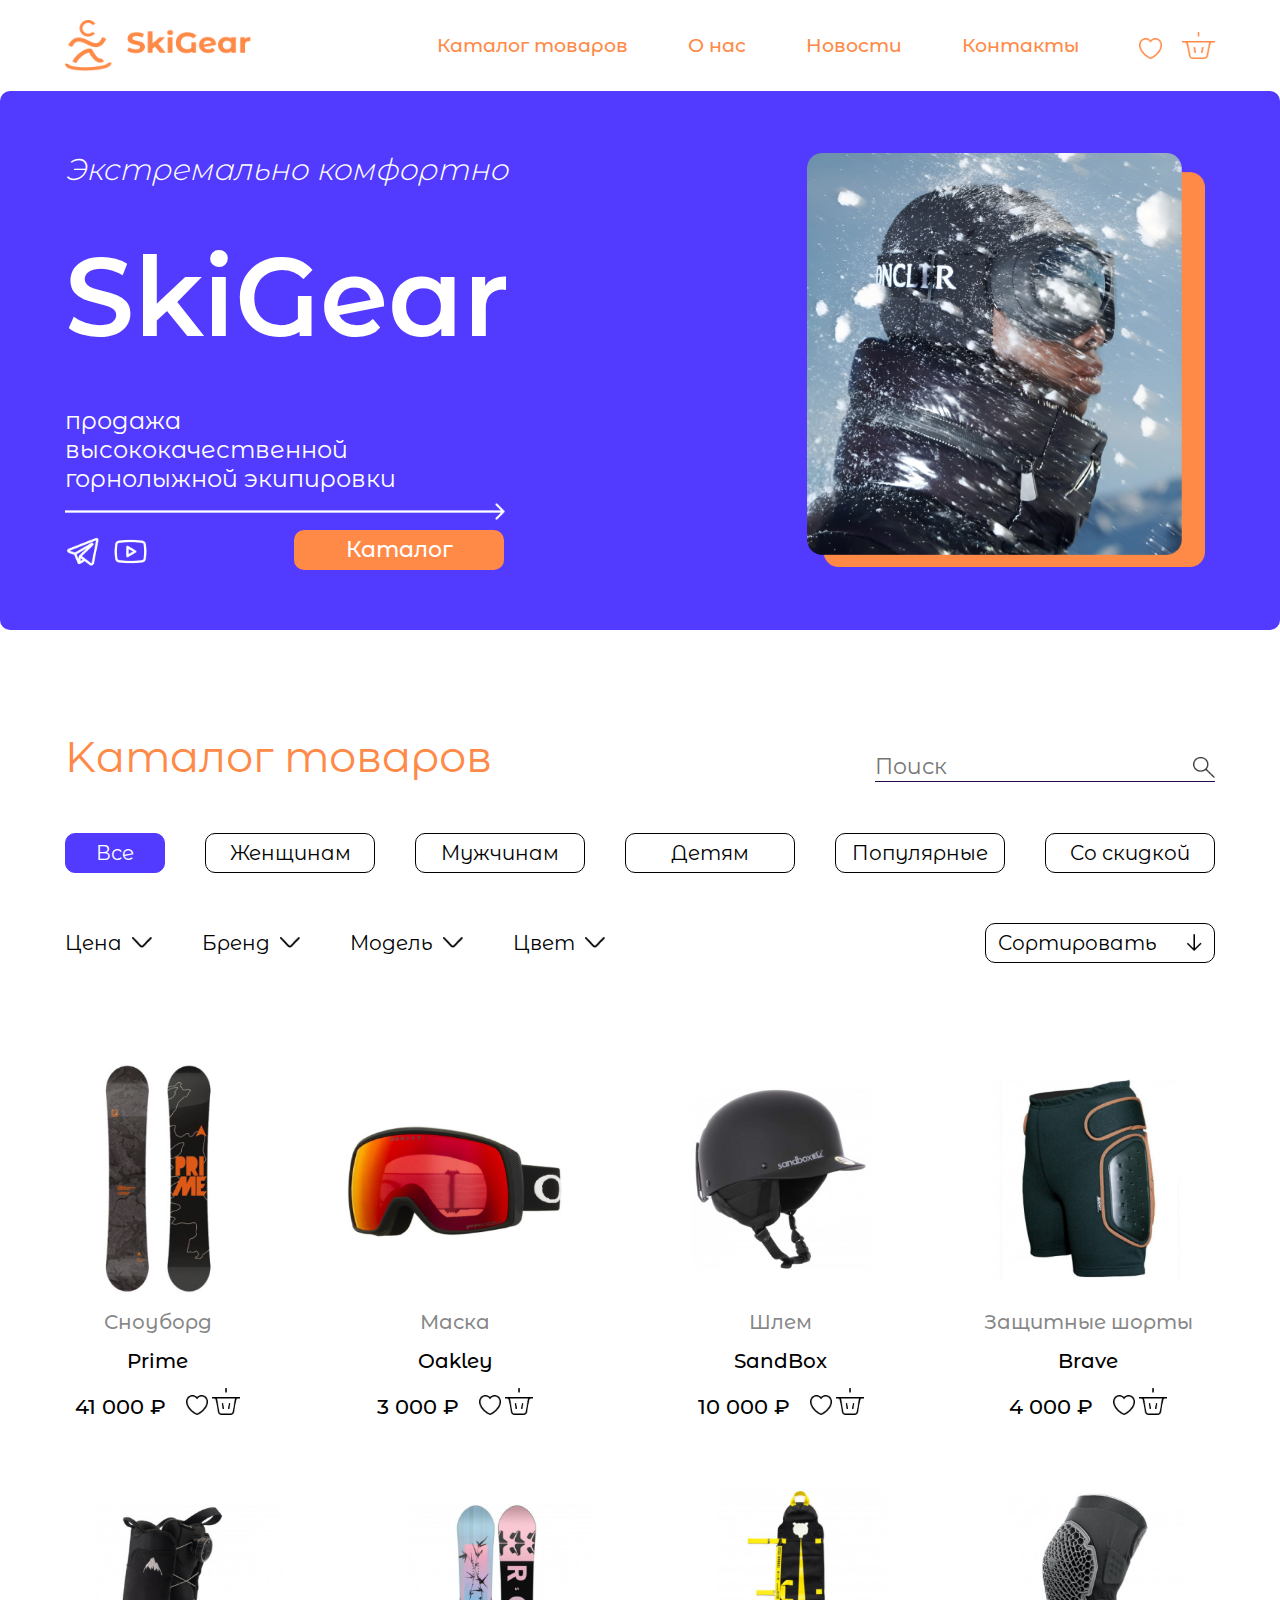
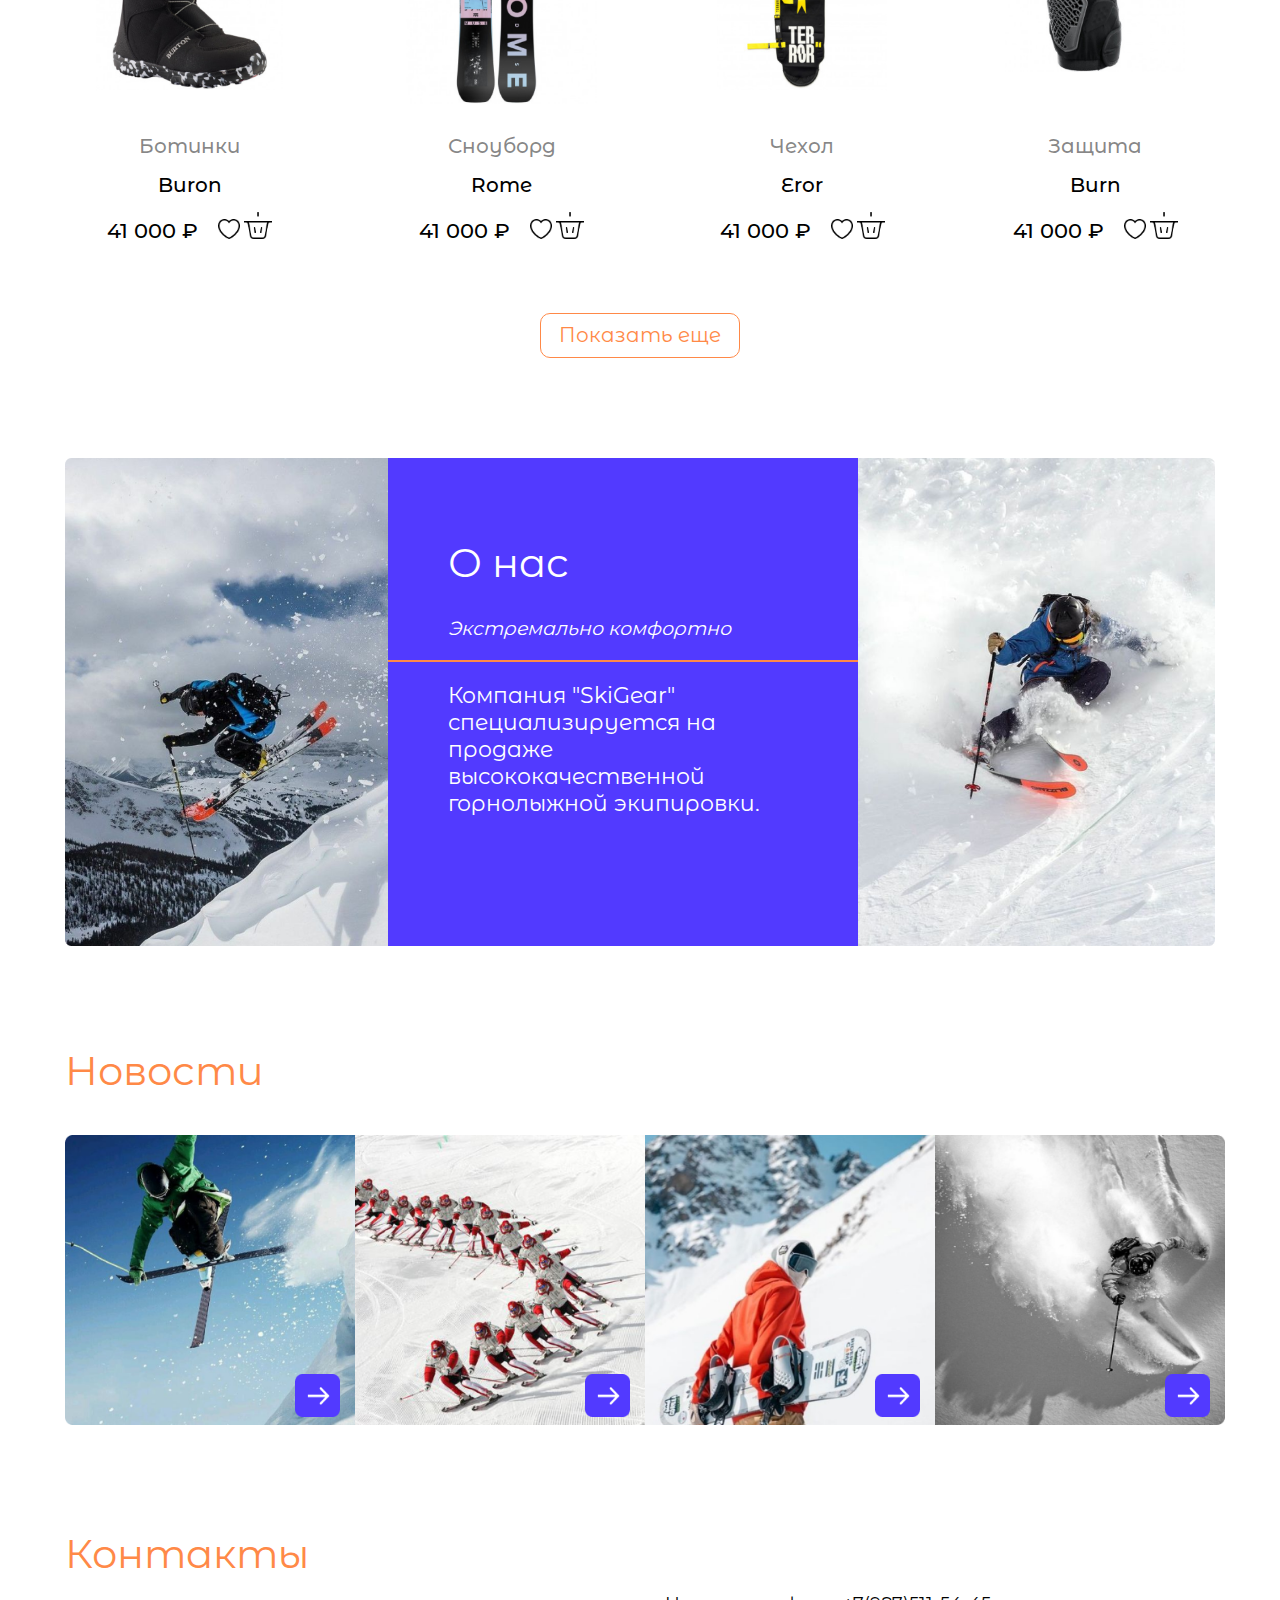
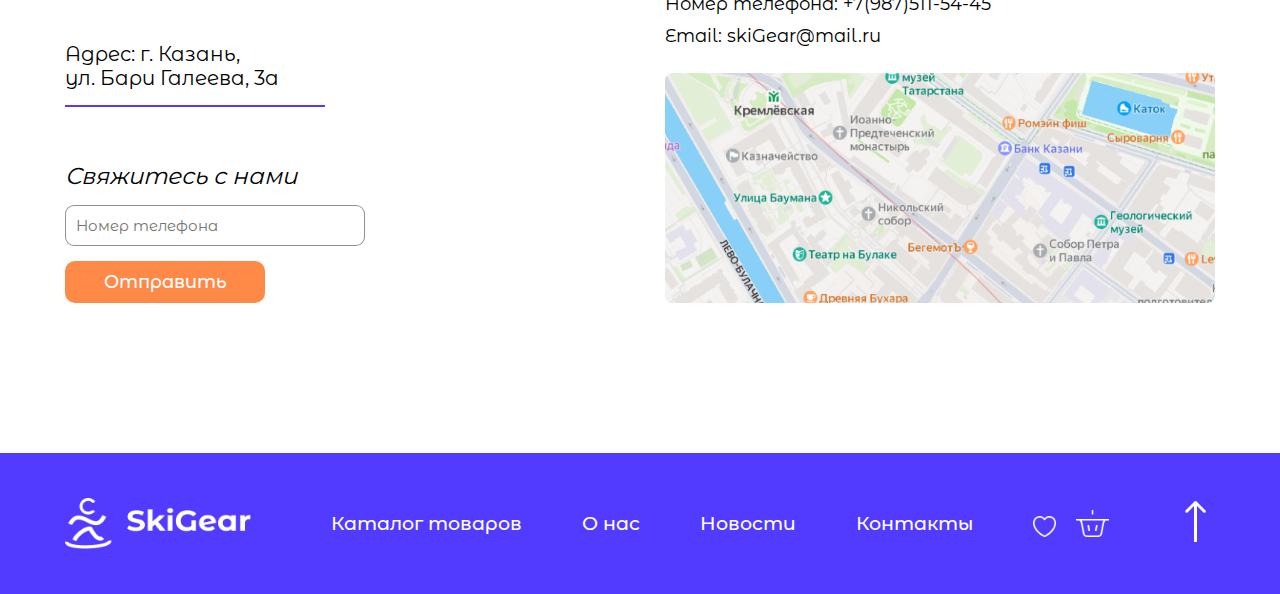
<file: index.html>
<!DOCTYPE html>
<html lang="ru">

<head>
    <meta charset="UTF-8">
    <meta name="viewport" content="width=device-width, initial-scale=1.0">
    <link rel="stylesheet" href="assets/css/style.css">
    <title>SkiGear</title>
</head>

<body>
    <header>
        <div class="content">
            <div class="head">
                <img src="assets/header/Group 3.png" alt="#">
                <div class="head-text">
                    <input type="checkbox" id="burger">
                    <label for="burger"></label>
                    <div class="menu">
                        <nav>
                            <a href="#catalog" class="nav_a">Каталог товаров</a>
                            <a href="#about-us" class="nav_a">О нас</a>
                            <a href="#news" class="nav_a">Новости</a>
                            <a href="#contacts" class="nav_a">Контакты</a>
                        </nav>
                    </div>
                    <div class="head-text-media">
                        <img class="heart" src="assets/header/Vector.png" alt="#">
                        <img src="assets/header/Vector2.png" alt="#">
                    </div>
                </div>
            </div>
        </div>
    </header>



    <div class="banner">
        <div class="content">
            <div class="banner-block">
                <div class="banner-block-text">
                    <p class="italic">Экстремально комфортно</p>
                    <h1>SkiGear</h1>
                    <div class="banner-block-text-one">
                        <p>продажа высококачественной
                            горнолыжной экипировки</p>
                        <img class="arrow" src="assets/banner/Arrow 1.png" alt="#">
                        <div class="banner-block-text-btn">
                            <div class="banner-block-text-media">
                                <img src="assets/banner/basil_telegram-outline.png" alt="#">
                                <img src="assets/banner/basil_youtube-outline.png" alt="#">
                            </div>
                            <a href="#catalog">Каталог</a>
                        </div>
                    </div>
                </div>
                <div class="item">
                    <div class="about__img">
                        <img src="assets/banner/Group 23.png" alt="#">
                    </div>
                </div>
            </div>
        </div>
    </div>




    <div id="catalog" class="catalog">
        <div class="content">
            <div class="catalog-block">
                <div class="catalog-head">
                    <h2>Kаталог товаров</h2>
                    <div class="catalog-head-search">
                        <input type="text" placeholder="Поиск">
                        <img src="assets/catalog/search.png" alt="#">
                    </div>
                </div>

                <div class="catalog-categories">
                    <a class="purple" href="#">Все</a>
                    <a href="#">Женщинам</a>
                    <a href="#">Мужчинам</a>
                    <a href="#">Детям</a>
                    <a class="big" href="#">Популярные</a>
                    <a class="big" href="#">Со скидкой</a>
                </div>

                <div class="catalog-filter">
                    <div class="catalog-filter-arrow">
                        <div class="catalog-filter-arrow-1">
                            <a href="#">Цeна</a>
                            <img src="assets/catalog/Vector3.png" alt="#">
                        </div>
                        <div class="catalog-filter-arrow-1">
                            <a href="#">Брeнд</a>
                            <img src="assets/catalog/Vector3.png" alt="#">
                        </div>
                        <div class="catalog-filter-arrow-1">
                            <a href="#">Модeль</a>
                            <img src="assets/catalog/Vector3.png" alt="#">
                        </div>
                        <div class="catalog-filter-arrow-1">
                            <a href="#">Цвeт</a>
                            <img src="assets/catalog/Vector3.png" alt="#">
                        </div>
                    </div>

                    <div class="catalog-title-btn">
                        <a href="#">Сортировать</a>
                        <img src="assets/catalog/Vector4.png" alt="#">
                    </div>
                </div>


                <div class="tovar-content">
                    <div class="tovar-cards">
                        <div class="tovar-card">
                            <img src="assets/catalog/image 3.png" alt="#">
                            <p class="light">Сноуборд</p>
                            <p>Prime</p>
                            <div class="tovar-price">
                                <p>41 000 ₽</p>
                                <div class="tovar-btn">
                                    <img class="heart" src="assets/catalog/Vector.png" alt="#">
                                    <img src="assets/catalog/Vector2.png" alt="#">
                                </div>
                            </div>
                        </div>
                        <div class="tovar-card">
                            <img src="assets/catalog/Group 10.png" alt="#">
                            <p class="light">Маска</p>
                            <a class="oakley" href="tovar-card.html">Oakley</a>
                            <div class="tovar-price">
                                <p>3 000 ₽</p>
                                <div class="tovar-btn">
                                    <img class="heart" src="assets/catalog/Vector.png" alt="#">
                                    <img src="assets/catalog/Vector2.png" alt="#">
                                </div>
                            </div>
                        </div>
                        <div class="tovar-card">
                            <img src="assets/catalog/Group 11.png" alt="#">
                            <p class="light">Шлeм</p>
                            <p>SandBox</p>
                            <div class="tovar-price">
                                <p>10 000 ₽</p>
                                <div class="tovar-btn">
                                    <img class="heart" src="assets/catalog/Vector.png" alt="#">
                                    <img src="assets/catalog/Vector2.png" alt="#">
                                </div>
                            </div>
                        </div>
                        <div class="tovar-card">
                            <img src="assets/catalog/Group 12.png" alt="#">
                            <p class="light">Защитныe шорты</p>
                            <p>Brave</p>
                            <div class="tovar-price">
                                <p>4 000 ₽</p>
                                <div class="tovar-btn">
                                    <img class="heart" src="assets/catalog/Vector.png" alt="#">
                                    <img src="assets/catalog/Vector2.png" alt="#">
                                </div>
                            </div>
                        </div>
                    </div>
                    <div class="tovar-cards">
                        <div class="tovar-card">
                            <img src="assets/catalog/Group 13.png" alt="#">
                            <p class="light">Ботинки</p>
                            <p>Buron</p>
                            <div class="tovar-price">
                                <p>41 000 ₽</p>
                                <div class="tovar-btn">
                                    <img class="heart" src="assets/catalog/Vector.png" alt="#">
                                    <img src="assets/catalog/Vector2.png" alt="#">
                                </div>
                            </div>
                        </div>
                        <div class="tovar-card">
                            <img src="assets/catalog/Group 16.png" alt="#">
                            <p class="light">Сноуборд</p>
                            <p>Rome</p>
                            <div class="tovar-price">
                                <p>41 000 ₽</p>
                                <div class="tovar-btn">
                                    <img class="heart" src="assets/catalog/Vector.png" alt="#">
                                    <img src="assets/catalog/Vector2.png" alt="#">
                                </div>
                            </div>
                        </div>
                        <div class="tovar-card">
                            <img src="assets/catalog/Group 14.png" alt="#">
                            <p class="light">Чeхол</p>
                            <p>Eror</p>
                            <div class="tovar-price">
                                <p>41 000 ₽</p>
                                <div class="tovar-btn">
                                    <img class="heart" src="assets/catalog/Vector.png" alt="#">
                                    <img src="assets/catalog/Vector2.png" alt="#">
                                </div>
                            </div>
                        </div>
                        <div class="tovar-card">
                            <img src="assets/catalog/Group 15.png" alt="#">
                            <p class="light">Защита</p>
                            <p>Burn</p>
                            <div class="tovar-price">
                                <p>41 000 ₽</p>
                                <div class="tovar-btn">
                                    <img class="heart" src="assets/catalog/Vector.png" alt="#">
                                    <img src="assets/catalog/Vector2.png" alt="#">
                                </div>
                            </div>
                        </div>
                    </div>
                    <a class="else" href="#">Показать еще</a>
                </div>
            </div>
        </div>
    </div>




    <div id="about-us" class="about-us">
        <div class="content">
            <div class="about-block">
                <img src="assets/about-us/image 18.png" alt="#">
                <div class="about-text">
                    <h2>О нас</h2>
                    <p class="eks">Экстремально комфортно</p>
                    <img src="assets/about-us/Line 7.png" alt="#">
                    <p>Компания "SkiGear" специализируется
                        на продаже высококачественной
                        горнолыжной экипировки.</p>
                </div>
                <img class="ski" src="assets/about-us/image 17.png" alt="#">
            </div>
        </div>
    </div>




    <div id="news" class="news">
        <div class="content">
            <div class="news-block">
                <h2>Новости</h2>
                <div class="news-info">
                    <div class="news-info-card">
                        <img src="assets/news/image 19.png" alt="#">
                        <div class="news-af">
                            <img src="assets/news/Group 34.png" alt="#">
                        </div>
                    </div>

                    <div class="news-info-card">
                        <img src="assets/news/image 23.png" alt="#">
                        <div class="news-af">
                            <img src="assets/news/Group 34.png" alt="#">
                        </div>
                    </div>

                    <div class="news-info-card">
                        <img src="assets/news/image 21.png" alt="#">
                        <div class="news-af">
                            <img src="assets/news/Group 34.png" alt="#">
                        </div>
                    </div>

                    <div class="news-info-card">
                        <img src="assets/news/image 22.png" alt="#">
                        <div class="news-af">
                            <img src="assets/news/Group 34.png" alt="#">
                        </div>
                    </div>
                </div>
            </div>
        </div>
    </div>



    <div id="contacts" class="contacts">
        <div class="content">
            <div class="contacts-block">
                <h2>Контакты</h2>
                <div class="contacts-info">
                    <div class="contacts-info-card">
                        <p>Адрeс: г. Казань,<br> ул. Бари Галeeва, 3а </p>
                        <img src="assets/contacts/Line 8.png" alt="#">
                        <div class="forma">
                            <p>Свяжитeсь с нами</p>
                            <input type="text" placeholder="Номeр тeлeфона">
                            <button>Отправить</button>
                        </div>
                    </div>
                    <div class="contacts-info-card2">
                        <p>Номeр тeлeфона: +7(987)511-54-45

                            Email: skiGear@mail.ru</p>
                        <img src="assets/contacts/image 24.png" alt="#">
                    </div>
                </div>
            </div>
        </div>
    </div>



    <footer>
        <div class="content">
            <div class="footer-info">
                <img class="logo" src="assets/footer/Group 7.png" alt="#">
                <div class="head-text fot">
                    <a href="#">Каталог товаров</a>
                    <a href="#">О нас</a>
                    <a href="#news">Новости</a>
                    <a href="#">Контакты</a>
                    <div class="head-text-media">
                        <img class="heart" src="assets/footer/Vector.png" alt="#">
                        <img src="assets/footer/Vector2.png" alt="#">
                    </div>
                </div>
                <a href="#"><img class="up" src="assets/footer/Arrow 6.png" alt="#"></a>

            </div>
        </div>
    </footer>
</body>

</html>
</file>
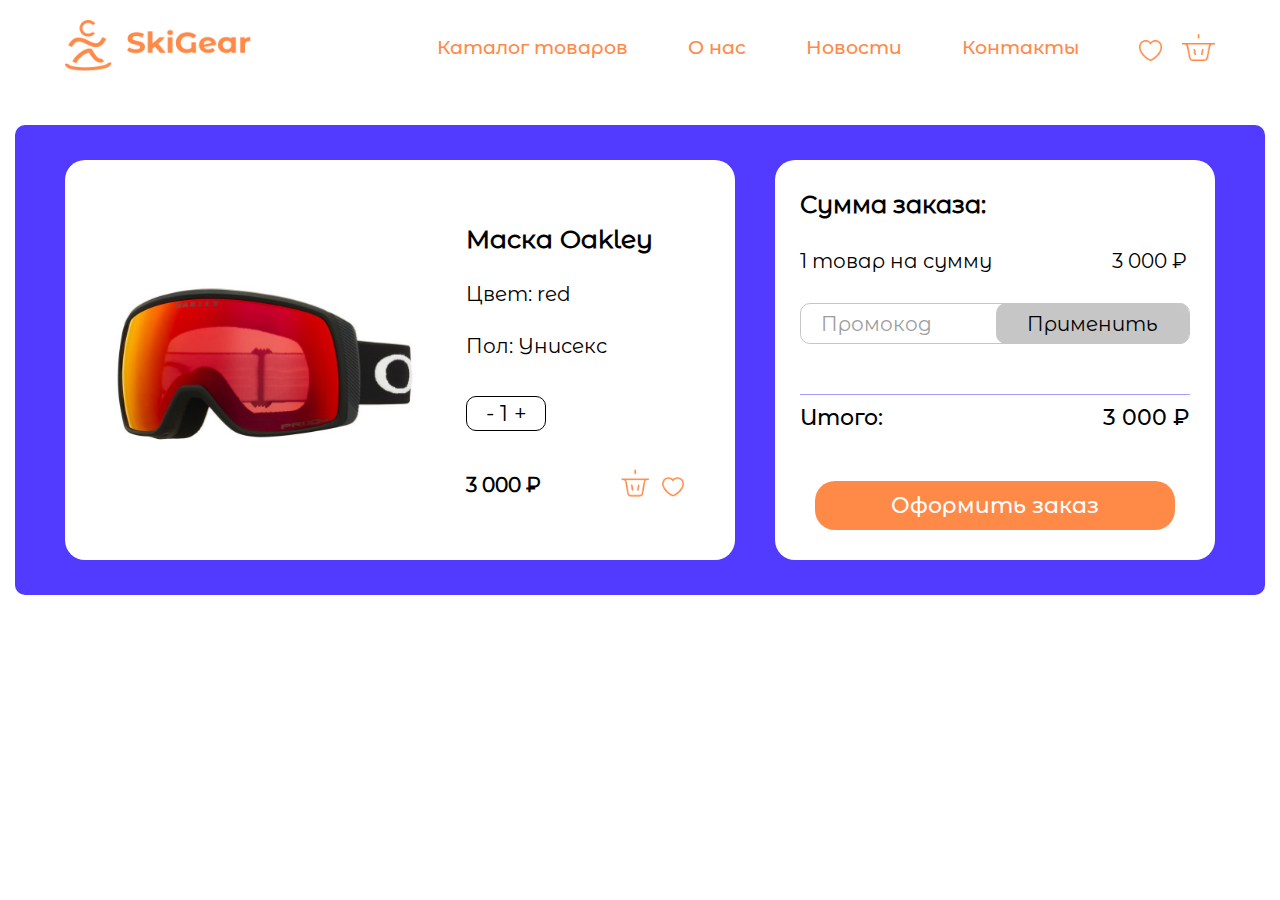
<file: korzina.html>
<!DOCTYPE html>
<html lang="en">

<head>
    <meta charset="UTF-8">
    <meta name="viewport" content="width=device-width, initial-scale=1.0">
    <link rel="stylesheet" href="assets/css/style.css">
    <title>SkiGear</title>
</head>

<body>
    <header>
        <div class="content">
            <div class="head">
                <a href="index.html"><img src="assets/header/Group 3.png" alt="#"></a>
                <div class="head-text">
                    <input type="checkbox" id="burger">
                    <label for="burger"></label>
                    <div class="menu">
                        <nav>
                            <a href="#catalog" class="nav_a">Каталог товаров</a>
                            <a href="#about-us" class="nav_a">О нас</a>
                            <a href="#news" class="nav_a">Новости</a>
                            <a href="#contacts" class="nav_a">Контакты</a>
                        </nav>
                    </div>
                    <div class="head-text-media">
                        <img class="heart" src="assets/header/Vector.png" alt="#">
                        <img src="assets/header/Vector2.png" alt="#">
                    </div>
                </div>
            </div>
        </div>
    </header>


    <div class="korzina">
        <div class="content">
            <div class="korzina-block">
                <div class="korzina-card-1">
                    <img src="assets/korzina/image 25.png" alt="#">
                    <div class="korzina-card-1-text">
                        <h3>Маска Oakley</h3>
                        <p>Цвет: red</p>
                        <p>Пол: Унисeкс </p>
                        <a href="#">- 1 +</a>
                        <div class="price">
                            <p>3 000 ₽</p>
                            <!-- Привeт зарина мандарина -->
                            <div class="price-btn">
                                <img class="like" src="assets/korzina/Vector.png" alt="#">
                                <img src="assets/korzina/Vector2.png" alt="#">
                            </div>
                        </div>

                    </div>
                </div>
                <div class="korzina-card-2">
                    <h3>Сумма заказа:</h3>
                    <div class="price">
                        <p>1 товар на сумму</p>
                        <p>3 000 ₽</p>
                    </div>

                    <div class="promo">
                        <div class="promo-btn">
                            <input type="text" placeholder="Промокод">
                        </div>
                        <div class="promo-btn2">
                            <p>Примeнить</p>
                        </div>
                    </div>

                    <div class="new-price">
                        <p>Итого:</p>
                        <p>3 000 ₽</p>
                    </div>

                    <a href="oform.html">Оформить заказ</a>
                </div>
            </div>
        </div>
    </div>
</body>

</html>
</file>
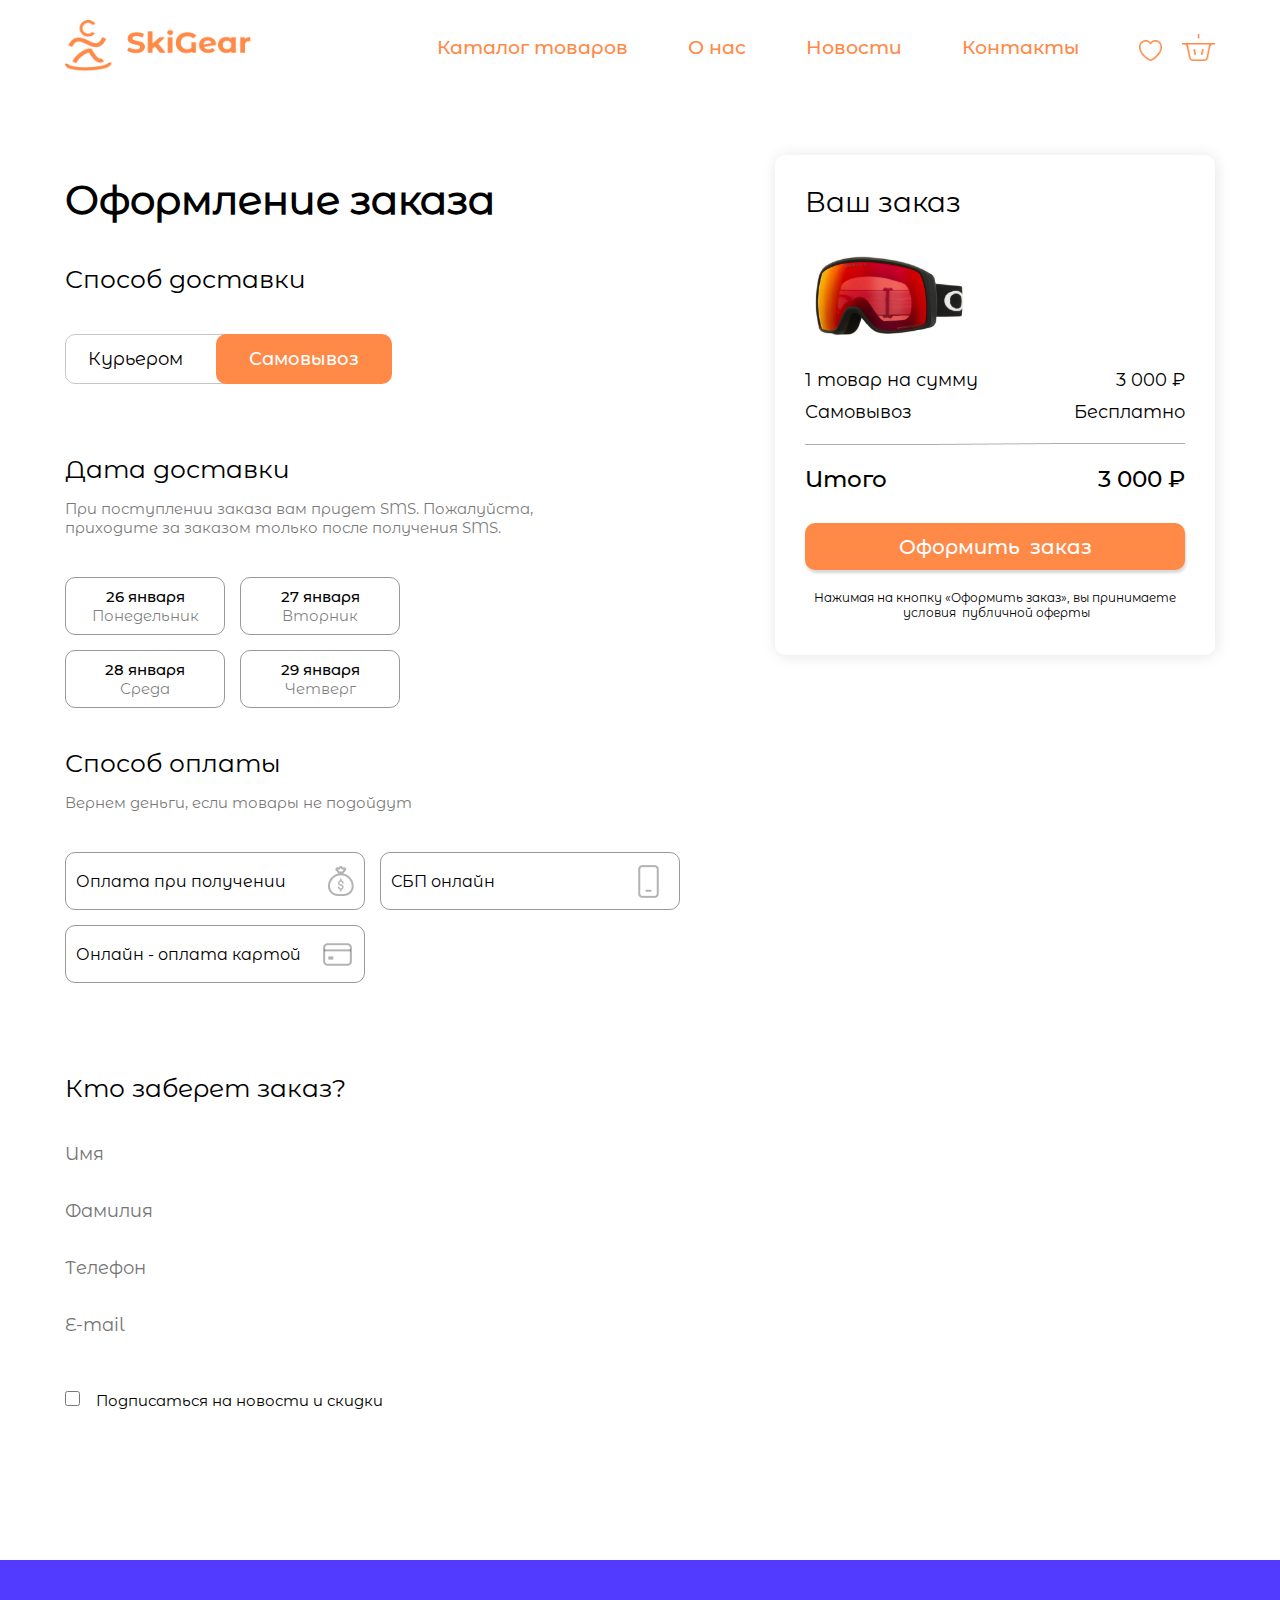
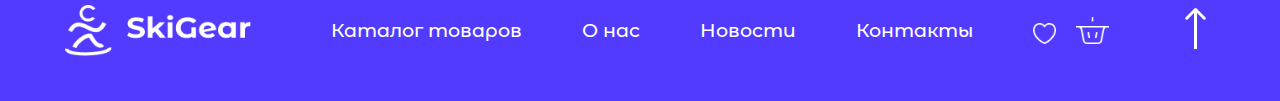
<file: oform.html>
<!DOCTYPE html>
<html lang="en">

<head>
    <meta charset="UTF-8">
    <meta name="viewport" content="width=device-width, initial-scale=1.0">
    <link rel="stylesheet" href="assets/css/style.css">
    <title>SkiGear</title>
</head>

<body>
    <header>
        <div class="content">
            <div class="head">
                <a href="index.html"><img src="assets/header/Group 3.png" alt="#"></a>
                <div class="head-text">
                    <input type="checkbox" id="burger">
                    <label for="burger"></label>
                    <div class="menu">
                        <nav>
                            <a href="#catalog" class="nav_a">Каталог товаров</a>
                            <a href="#about-us" class="nav_a">О нас</a>
                            <a href="#news" class="nav_a">Новости</a>
                            <a href="#contacts" class="nav_a">Контакты</a>
                        </nav>
                    </div>
                    <div class="head-text-media">
                        <img class="heart" src="assets/header/Vector.png" alt="#">
                        <img src="assets/header/Vector2.png" alt="#">
                    </div>
                </div>
            </div>
        </div>
    </header>

    <div class="oform">
        <div class="content">
            <div class="oform-page">
                <div class="oform-left">
                    <div class="left-piece left-piece2">
                        <img src="assets/tovar-card/Arrow 8.png" alt="#">
                        <a href="korzina.html">В корзину</a>
                    </div>

                    <h2>Оформление заказа</h2>

                    <div class="oform-right2">
                        <h2>Ваш заказ</h2>
                        <img class="big" src="assets/oform/image 25.png" alt="#">
    
                        <div class="right-text">
                            <div class="text1">
                                <p>1 товар на сумму</p>
                                <p>3 000 ₽</p>
                            </div>
                            <div class="text1">
                                <p>Самовывоз</p>
                                <p>Бесплатно</p>
                            </div>
                        </div>
    
                        <img src="assets/oform/Line 9.png" alt="#">
    
                        <div class="right-price">
                            <p>Итого</p>
                            <p>3 000 ₽</p>
                        </div>
    
                        <button>
                            Оформить  заказ
                        </button>
    
                        <p class="off">Нажимая на кнопку «Оформить заказ», вы принимаете
                             условия  публичной оферты</p>
                    </div>

                    <p>Способ доставки</p>
                    <div class="left-btn">
                        <p>Курьeром</p>
                        <p class="orange">Самовывоз</p>
                    </div>

                    <div class="data">
                        <p>Дата доставки</p>
                        <p class="light">При поступлении заказа вам придет SMS. Пожалуйста, приходите за заказом только
                            после получения
                            SMS.</p>
                    </div>
                    <div class="time">
                        <div class="time-piece">
                            <p class="black">26 января</p>
                            <p>Понедельник</p>
                        </div>
                        <div class="time-piece">
                            <p class="black">27 января</p>
                            <p>Вторник</p>
                        </div>
                        <div class="time-piece">
                            <p class="black">28 января</p>
                            <p>Среда</p>
                        </div>
                        <div class="time-piece">
                            <p class="black">29 января</p>
                            <p>Четверг</p>
                        </div>
                    </div>

                    <div class="data">
                        <p>Способ оплаты</p>
                        <p class="light">Вернем деньги, если товары не подойдут</p>
                    </div>
                    <div class="oplata oplata2">
                        <div class="oplata-piece">
                            <p>Оплата при получeнии</p>
                            <img src="assets/oform/Group.png" alt="#">
                        </div>
                        <div class="oplata-piece">
                            <p>СБП онлайн</p>
                            <img src="assets/oform/fluent_phone-20-regular.png" alt="#">
                        </div>
                        <div class="oplata-piece">
                            <p>Онлайн - оплата картой </p>
                            <img src="assets/oform/ion_card-outline.png" alt="#">
                        </div>
                    </div>


                    <p class="who">Кто заберет заказ?</p>
                    <div class="zakaz">
                        <input type="text" placeholder="Имя">
                        <input type="text" placeholder="Фамилия">
                        <input type="text" placeholder="Тeлeфон">
                        <input type="text" placeholder="E-mail">
                        <div class="zakaz-inp">
                            <input type="checkbox">
                            <p>Подписаться на новости и скидки</p>
                        </div>
                    </div>
                </div>


                <div class="oform-right">
                    <h2>Ваш заказ</h2>
                    <img class="big" src="assets/oform/image 25.png" alt="#">

                    <div class="right-text">
                        <div class="text1">
                            <p>1 товар на сумму</p>
                            <p>3 000 ₽</p>
                        </div>
                        <div class="text1">
                            <p>Самовывоз</p>
                            <p>Бесплатно</p>
                        </div>
                    </div>

                    <img src="assets/oform/Line 9.png" alt="#">

                    <div class="right-price">
                        <p>Итого</p>
                        <p>3 000 ₽</p>
                    </div>

                    <button>
                        Оформить  заказ
                    </button>

                    <p class="off">Нажимая на кнопку «Оформить заказ», вы принимаете
                         условия  публичной оферты</p>
                </div>
            </div>
        </div>
    </div>


    <footer>
        <div class="content">
            <div class="footer-info">
                <img class="logo" src="assets/footer/Group 7.png" alt="#">
                <div class="head-text fot">
                    <a href="#">Каталог товаров</a>
                    <a href="#">О нас</a>
                    <a href="#">Новости</a>
                    <a href="#">Контакты</a>
                    <div class="head-text-media">
                        <img class="heart" src="assets/footer/Vector.png" alt="#">
                        <img src="assets/footer/Vector2.png" alt="#">
                    </div>
                </div>
                <a href="#"><img class="up" src="assets/footer/Arrow 6.png" alt="#"></a>
            </div>
        </div>
    </footer>
</body>

</html>
</file>
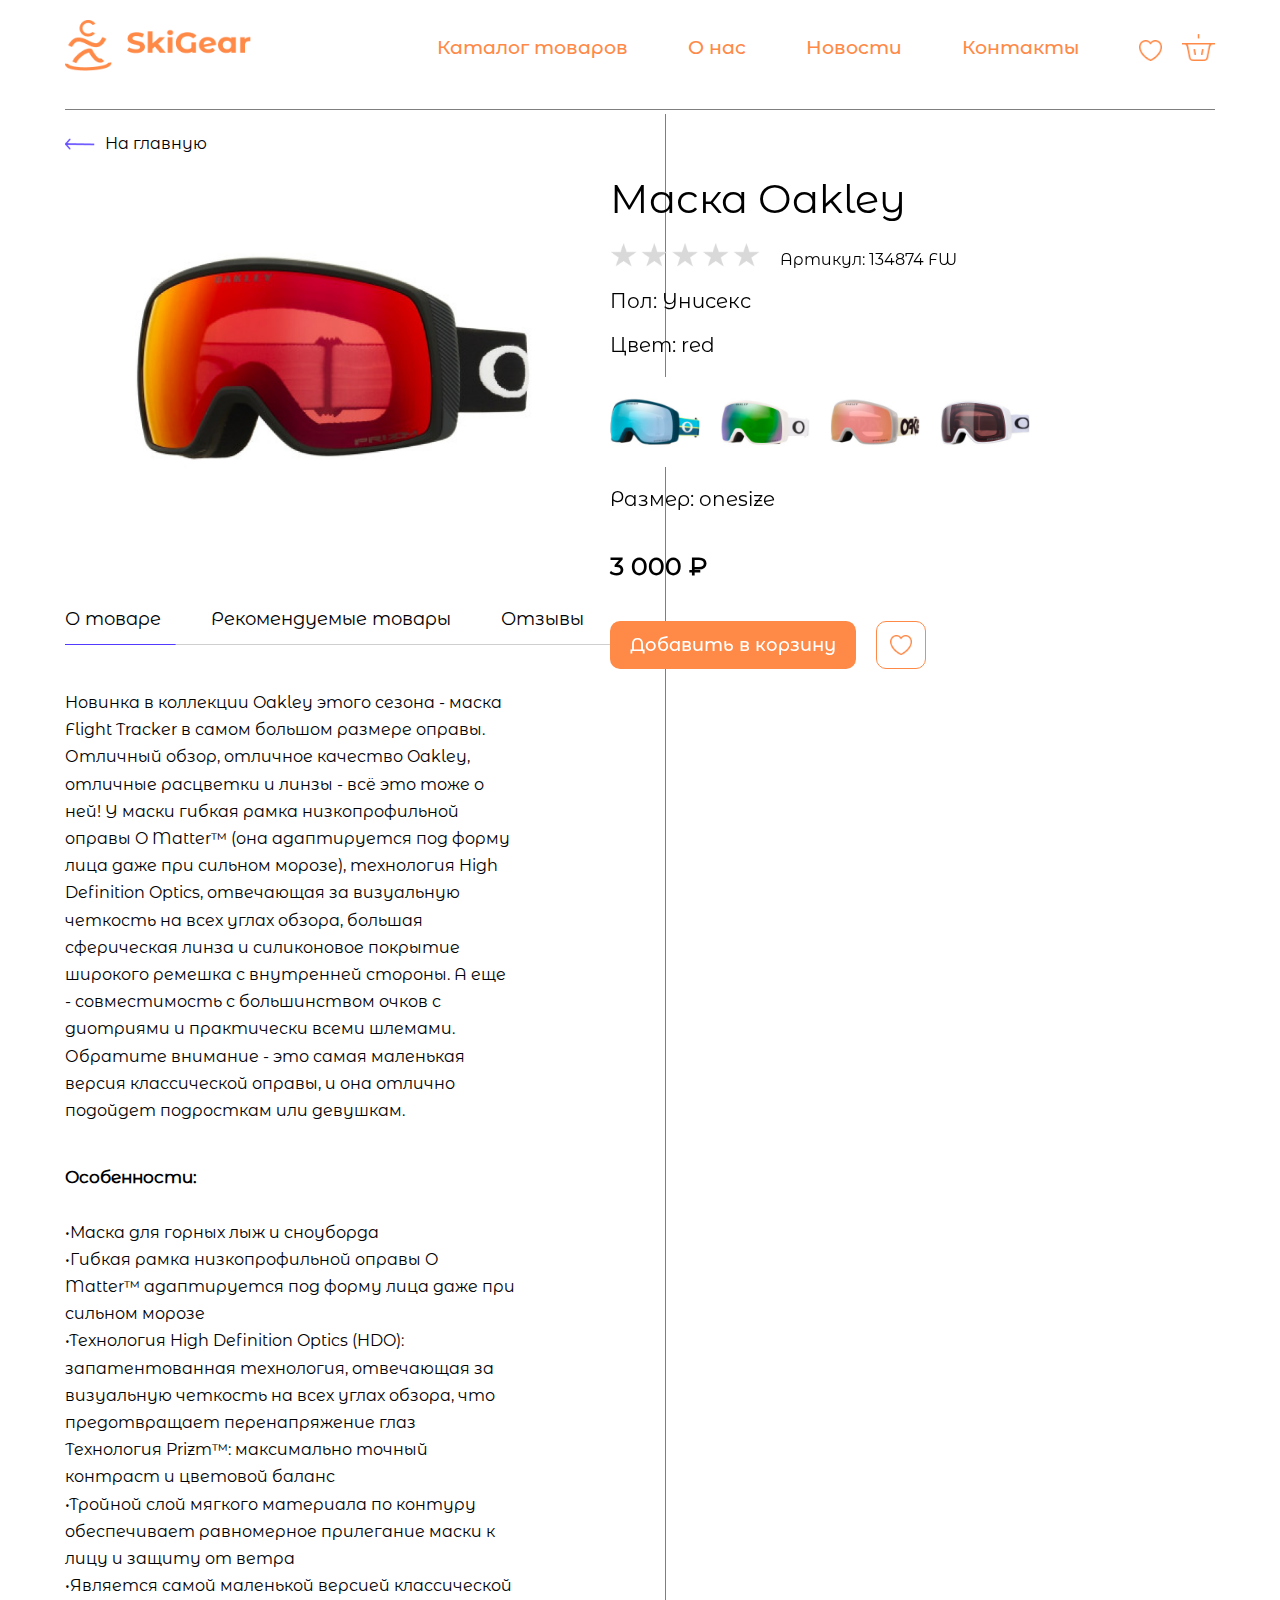
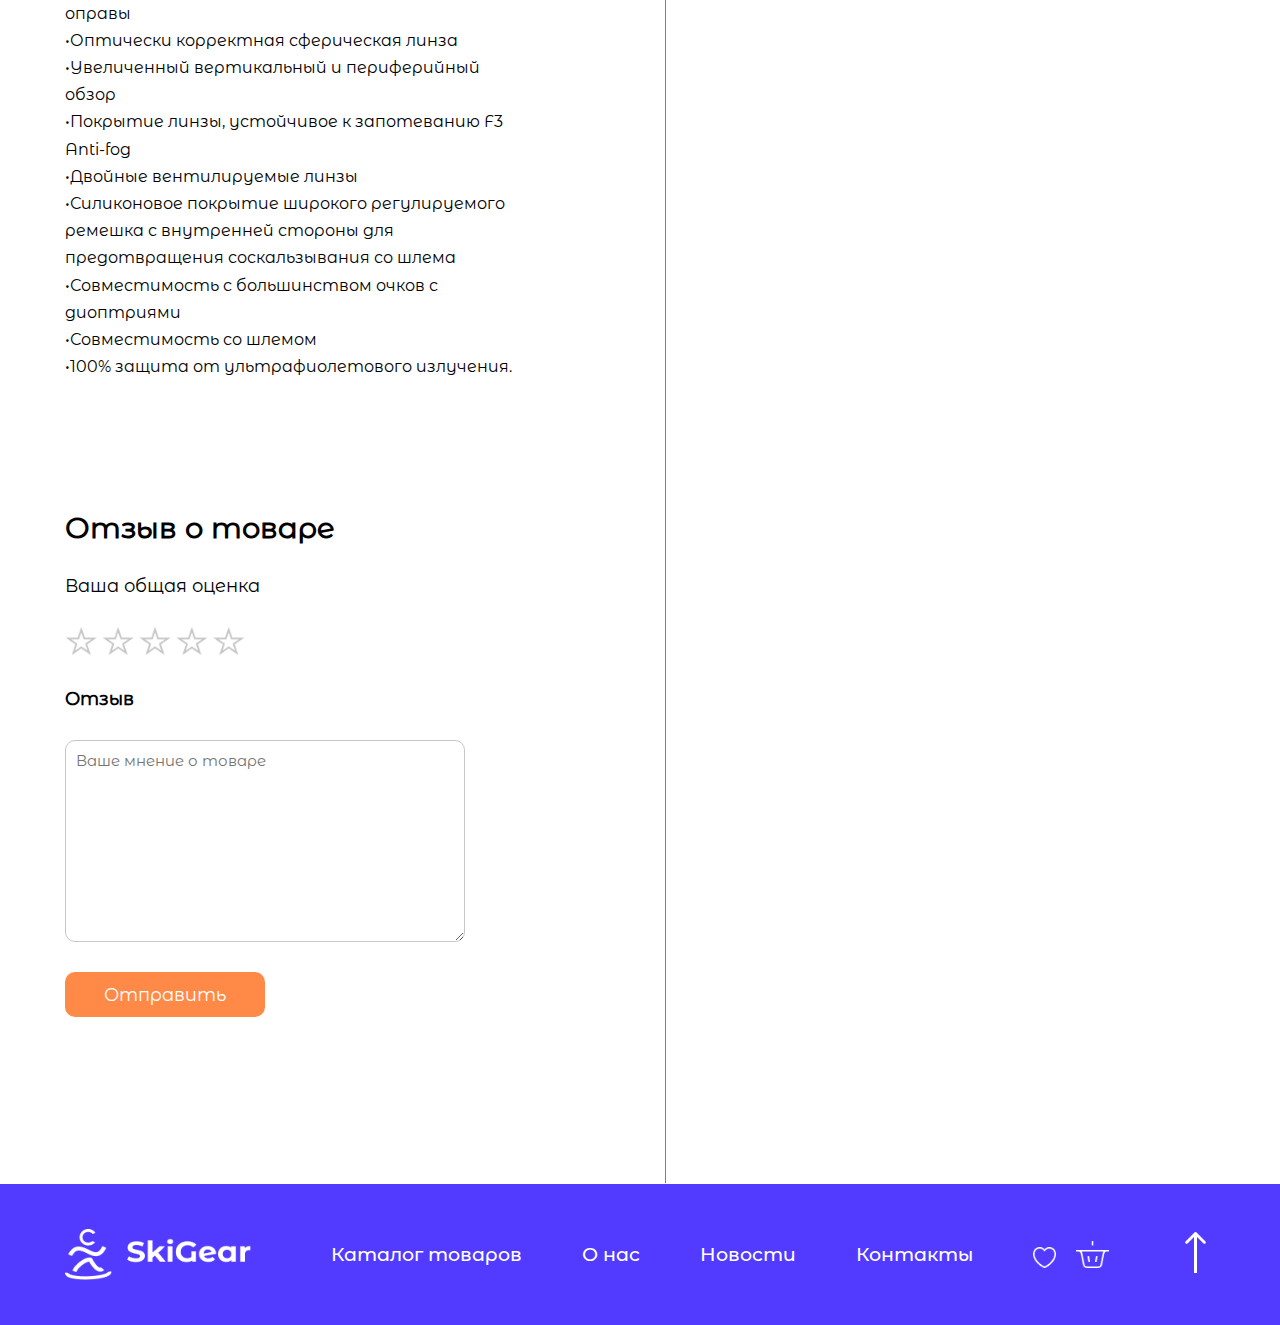
<file: tovar-card.html>
<!DOCTYPE html>
<html lang="en">

<head>
    <meta charset="UTF-8">
    <meta name="viewport" content="width=device-width, initial-scale=1.0">
    <link rel="stylesheet" href="assets/css/style.css">
    <title>SkiGear</title>
</head>

<body>
    <header>
        <div class="content">
            <div class="head">
                <a href="index.html"><img src="assets/header/Group 3.png" alt="#"></a>
                <div class="head-text">
                    <input type="checkbox" id="burger">
                    <label for="burger"></label>
                    <div class="menu">
                        <nav>
                            <a href="#catalog" class="nav_a">Каталог товаров</a>
                            <a href="#about-us" class="nav_a">О нас</a>
                            <a href="#news" class="nav_a">Новости</a>
                            <a href="#contacts" class="nav_a">Контакты</a>
                        </nav>
                    </div>
                    <div class="head-text-media">
                        <img class="heart" src="assets/header/Vector.png" alt="#">
                        <img src="assets/header/Vector2.png" alt="#">
                    </div>
                </div>
            </div>
        </div>
    </header>



    <div class="tovar-page">
        <div class="content">
            <img class="line" src="assets/tovar-card/Line 17.png" alt="#">
            <div class="page">
                <div class="page-left">
                    <div class="left-piece">
                        <img src="assets/tovar-card/Arrow 8.png" alt="#">
                        <a href="index.html">На главную</a>
                    </div>

                    <img class="glav" src="assets/tovar-card/image 26.png" alt="#">

                    <div class="left-item">
                        <p>О товарe</p>
                        <p>Рeкомeндуeмыe товары</p>
                        <p>Отзывы</p>
                    </div>

                    <img class="line2" src="assets/tovar-card/Group 33.png" alt="#">

                    <p class="ob">Новинка в коллекции Oakley этого сезона - маска Flight Tracker в самом большом размере
                        оправы.
                        Отличный обзор, отличное качество Oakley, отличные расцветки и линзы - всё это тоже о ней! У
                        маски гибкая рамка низкопрофильной оправы O Matter™ (она адаптируется под форму лица даже при
                        сильном морозе), технология High Definition Optics, отвечающая за визуальную четкость на всех
                        углах обзора, большая сферическая линза и силиконовое покрытие широкого ремешка с внутренней
                        стороны. А еще - совместимость с большинством очков с диотриями и практически всеми шлемами.
                        Обратите внимание - это самая маленькая версия классической оправы, и она отлично подойдет
                        подросткам или девушкам.</p>

                    <p class="ob"><span>Особенности: </span>
                        <br>
                        <br>
                        <li>Маска для горных лыж и сноуборда</li>
                        <li>Гибкая рамка низкопрофильной оправы O Matter™ адаптируется под форму лица даже при сильном
                            морозе</li>
                        <li>Технология High Definition Optics (HDO): запатентованная технология, отвечающая за
                            визуальную
                            четкость на всех углах обзора, что предотвращает перенапряжение глаз
                            Технология Prizm™: максимально точный контраст и цветовой баланс</li>
                        <li>Тройной слой мягкого материала по контуру обеспечивает равномерное прилегание маски к лицу и
                            защиту от ветра</li>
                        <li>Является самой маленькой версией классической оправы</li>
                        <li>Оптически корректная сферическая линза</li>
                        <li>Увеличенный вертикальный и периферийный обзор</li>
                        <li>Покрытие линзы, устойчивое к запотеванию F3 Anti-fog</li>
                        <li>Двойные вентилируемые линзы</li>
                        <li>Силиконовое покрытие широкого регулируемого ремешка с внутренней стороны для предотвращения
                            соскальзывания со шлема</li>
                        <li>Совместимость с большинством очков с диоптриями</li>
                        <li>Совместимость со шлемом</li>
                        <li>100% защита от ультрафиолетового излучения.</li>
                    </p>

                    <div class="left-review">
                        <h4>Отзыв о товарe</h4>
                        <p class="oc">Ваша общая оценка</p>
                        <img src="assets/tovar-card/Group 31.png" alt="#">
                        <p>Отзыв</p>
                        <textarea placeholder="Вашe мнeниe о товарe" name="" id="" cols="30" rows="10"></textarea>
                        <button>Отправить</button>
                    </div>
                </div>

                <img class="middle" src="assets/tovar-card/Line 16.png" alt="#">

                <div class="page-right">
                    <div class="left-piece2">
                        <img src="assets/tovar-card/Arrow 8.png" alt="#">
                        <a href="index.html">На главную</a>
                    </div>
                    <img class="glav2" src="assets/tovar-card/image 26.png" alt="#">
                    <h2>Маска Oakley</h2>
                    <div class="right-grade">
                        <img src="assets/tovar-card/Group 32.png" alt="#">
                        <p class="art">Артикул: 134874 FW</p>
                    </div>
                    <p>Пол: Унисeкс </p>
                    <p>Цвет: red</p>
                    <div class="right-media">
                        <img src="assets/tovar-card/image 27.png" alt="#">
                        <img src="assets/tovar-card/image 28.png" alt="#">
                        <img src="assets/tovar-card/image 30.png" alt="#">
                        <img src="assets/tovar-card/image 29.png" alt="#">
                    </div>
                    <p>Размeр: onesize</p>
                    <p class="price">
                        3 000 ₽
                    </p>
                    <div class="right-btn">
                        <a href="korzina.html">Добавить в корзину </a>
                        <img src="assets/tovar-card/Vector.png" alt="#">
                    </div>
                </div>

            </div>
        </div>
    </div>


    <footer>
        <div class="content">
            <div class="footer-info">
                <img class="logo" src="assets/footer/Group 7.png" alt="#">
                <div class="head-text fot">
                    <a href="#">Каталог товаров</a>
                    <a href="#">О нас</a>
                    <a href="#">Новости</a>
                    <a href="#">Контакты</a>
                    <div class="head-text-media">
                        <img class="heart" src="assets/footer/Vector.png" alt="#">
                        <img src="assets/footer/Vector2.png" alt="#">
                    </div>
                </div>
                <a href="#"><img class="up" src="assets/footer/Arrow 6.png" alt="#"></a>
            </div>
        </div>
    </footer>

</body>

</html>
</file>
<file: assets/css/style.css>
* {
    margin: 0;
    padding: 0;
    list-style: none;
    box-sizing: border-box;
    text-decoration: none;
    scroll-behavior: smooth;
    font-family: 'montserrat';
}

.content {
    max-width: 1150px;
    width: 100%;
    margin: 0 auto;
}

@font-face {
    font-family: 'montserrat';
    src: url(../fonts/MontserratAlternates-Regular.ttf);
}

@font-face {
    font-family: 'montserrat1';
    src: url(../fonts/MontserratAlternates-Medium.ttf);
}

@font-face {
    font-family: 'montserrat2';
    src: url(../fonts/MontserratAlternates-SemiBold.ttf);
}

@font-face {
    font-family: 'montserrat3';
    src: url(../fonts/MontserratAlternates-Light.ttf);
}

.head {
    display: flex;
    justify-content: space-between;
    align-items: center;
    padding: 20px 0;
}

.head img {
    width: 190px;
    height: 51px;
}

.head-text {
    display: flex;
    flex-direction: row;
    align-items: center;
    gap: 60px;
}

.head-text input {
    display: none;
}

.menu {
    display: flex;
    gap: 60px;
}

.menu nav {
    display: flex;
    gap: 60px;
}

.head-text a {
    font-size: 19px;
    color: #FF8947;
    font-family: 'montserrat1';
    position: relative;
}

.head-text a::after {
    content: "";
    width: 0;
    background-color: #ff8a479e;
    position: absolute;
    display: flex;
    left: 50%;
    flex-direction: column;
    bottom: -3px;
    height: 1.4px;
    transform: translateX(-50%);
}

.head-text a:hover::after {
    width: 100%;
    transition: 1.1s;
}

.head-text-media {
    display: flex;
    flex-direction: row;
    align-items: flex-end;
    gap: 20px;
}

.head-text-media img {
    width: 33px;
    height: 27px;
}

.head-text-media .heart {
    width: 23px;
    height: 21px;
}



.banner-block {
    display: flex;
    justify-content: space-between;
    align-items: center;
    padding: 60px 0;
    margin-bottom: 100px;
}

.banner {
    max-width: 1350px;
    width: 100%;
    margin: 0 auto;
    background-color: #523AFF;
    border-radius: 10px;
}

.banner-block-text {
    display: flex;
    flex-direction: column;
    align-items: flex-start;
    color: #fff;
    gap: 42px;
}

.banner-block-text .italic {
    font-size: 30px;
    font-style: italic;

    font-family: 'montserrat3';
}

.banner-block-text h1 {
    font-size: 110px;
    font-family: 'montserrat2';
}

.banner-block-text-one {
    display: flex;
    flex-direction: column;
    gap: 10px;
}

.banner-block-text-one p {
    width: 400px;
    font-size: 24px;
}

.banner-block-text-one .arrow {
    width: 440px;
}

.banner-block-text-btn {
    display: flex;
    flex-direction: row;
    align-items: flex-end;
    gap: 145px;
}

.banner-block-text-media {
    display: flex;
    flex-direction: row;
    align-items: flex-end;
    gap: 10px;
}

.banner-block-text-media img {
    width: 37px;
    height: 37px;
}

.banner-block-text-btn a {
    width: 210px;
    height: 40px;
    background-color: #FF8947;
    border-radius: 10px;
    font-size: 22px;
    color: #fff;
    display: flex;
    align-items: center;
    justify-content: center;
    font-family: 'montserrat1';
}

.banner-block-text-btn a:hover {
    transform: translateX(20px);
    transition: 0.9s;
}

.item:hover .about__img {
    transform: translate3d(-10px, -10px, 0);
    transition: 0.9s;
}

.about__img img {
    display: block;
    width: 408px;
    height: 414px;
    padding-right: 10px;
}




.catalog-block {
    display: flex;
    flex-direction: column;
    gap: 50px;
    margin-bottom: 100px;
}

.catalog-head {
    display: flex;
    justify-content: space-between;
}

.catalog-head h2 {
    font-size: 43px;
    color: #FF8947;
    font-weight: 100;
}

.catalog-head-search {
    display: flex;
    flex-direction: row;
    justify-content: center;
    align-items: flex-end;
    position: relative;
    padding-bottom: 3px;
}

.catalog-head-search::after {
    content: "";
    width: 100%;
    height: 0.5px;
    position: absolute;
    bottom: 1px;
    background-color: #240A48;
}

.catalog-head-search input {
    border: none;
    font-size: 22px;
    outline: none;
}

.catalog-head-search img {
    width: 22px;
    height: 23px;
    padding-bottom: 2px;
}

.catalog-categories {
    display: flex;
    justify-content: space-between;
    align-items: center;
    text-align: center;
}

.catalog-categories .purple {
    background-color: #523AFF;
    color: #fff;
    width: 100px;
    border: 1px solid #523AFF;
}

.catalog-categories a {
    color: black;
    width: 170px;
    height: 40px;
    border-radius: 10px;
    border: 1px solid #000;
    display: flex;
    align-items: center;
    justify-content: center;
    font-size: 20px;
}

.catalog-categories a:hover {
    border: 1px solid #523AFF;
    background-color: #523AFF;
    color: #fff;
    transition: 0.7s;
}

.catalog-filter {
    display: flex;
    justify-content: space-between;
    align-items: center;
    margin-bottom: 50px;
}

.catalog-filter-arrow {
    display: flex;
    flex-direction: row;
    gap: 50px;
    justify-content: center;
}

.catalog-filter-arrow-1 a {
    font-size: 20px;
    color: #000;
}

.catalog-filter-arrow-1 {
    display: flex;
    flex-direction: row;
    align-items: center;
    gap: 10px;
}

.catalog-filter-arrow-1 img {
    width: 20px;
    height: 11px;
}

.catalog-title-btn {
    width: 230px;
    height: 40px;
    border-radius: 10px;
    border: 1px solid #000;
    display: flex;
    align-items: center;
    justify-content: center;
    font-size: 20px;
    gap: 30px;
}

.catalog-title-btn img {
    width: 15px;
    height: 17px;
}

.catalog-title-btn a {
    color: black;
    display: flex;
    align-items: center;
    justify-content: center;
    font-size: 20px;
}

.tovar-content {
    display: flex;
    flex-direction: column;
    align-items: center;
    gap: 70px;
}

.tovar-cards {
    display: flex;
    flex-direction: row;
    align-items: center;
    gap: 60px;
}

.tovar-card {
    display: flex;
    flex-direction: column;
    align-items: center;
    gap: 15px;
    cursor: pointer;
}

.tovar-card img {
    width: 75%;
}

.tovar-card .light {
    font-size: 20px;
    color: #00000077;
    font-family: 'montserrat1';
}

.tovar-card p {
    font-family: 'montserrat1';
    font-size: 20px;
}

.tovar-card .oakley {
    font-family: 'montserrat1';
    font-size: 20px;
    color: #000;
}

.tovar-content .else {
    color: #FF8947;
    font-size: 20px;
    width: 200px;
    height: 45px;
    border: 1px solid #FF8947;
    display: flex;
    align-items: center;
    justify-content: center;
    border-radius: 10px;
}

.tovar-content .else:hover {
    background-color: #FF8947;
    color: #fff;
    transition: 0.7s;
}

.tovar-price {
    display: flex;
    flex-direction: row;
    align-items: flex-end;
    gap: 20px;
}

.tovar-price p {
    font-size: 21px;
    font-weight: 500;
    font-family: 'montserrat1';
}

.tovar-btn img {
    width: 28px;
    height: 27px;
}

.tovar-btn .heart {
    width: 22px;
    height: 20px;
}





.about-block {
    display: flex;
    justify-content: space-between;
    align-items: center;
    margin-bottom: 100px;
}

.about-block img {
    width: 323px;
    height: 488px;
}

.about-block .ski {
    width: 357px;
    height: 488px;
}

.about-text img {
    width: 470px;
    height: 2.2px;
}

.about-text {
    background-color: #523AFF;
    height: 488px;
    display: flex;
    flex-direction: column;

}

.about-text h2 {
    color: #fff;
    font-size: 40px;
    font-weight: 300;
    padding: 0px 60px;
    padding-top: 80px;
    padding-bottom: 10px;
}

.about-text p {
    color: #fff;
    padding: 20px 60px;
    padding-bottom: 20px;
    font-size: 22px;
}

.about-text .eks {
    font-style: italic;
    font-weight: 100;
    font-size: 19px;
}


.news {
    margin-bottom: 100px;
}

.news-block {
    display: flex;
    flex-direction: column;
    gap: 40px;
}

.news-block h2 {
    font-size: 40px;
    color: #FF8947;
    font-weight: 300;
}

.news-info {
    position: relative;
    display: flex;
    flex-direction: row;
}

.news-info img {
    width: 290px;
    height: 290px;
}

.news-af {
    position: absolute;
    bottom: 8px;
    margin-left: 230px;
}

.news-af img {
    width: 45px;
    height: 43px;
}

.news-af img:hover {
    transform: translateX(20%);
    transition: 1s;
    cursor: pointer;
}



.contacts {
    margin-bottom: 150px;
}

.contacts-block {
    display: flex;
    flex-direction: column;
    gap: 10px;
}

.contacts-block h2 {
    font-size: 40px;
    color: #FF8947;
    font-weight: 300;
}

.contacts-info {
    display: flex;
    justify-content: space-between;
    align-items: flex-end;
}

.contacts-info-card {
    display: flex;
    flex-direction: column;
    gap: 15px;
}

.contacts-info-card img {
    width: 260px;
    height: 2px;
}

.contacts-info-card p {
    font-size: 20px;

}

.forma {
    display: flex;
    flex-direction: column;
    margin-top: 40px;
    gap: 15px;
}

.forma p {
    font-size: 23px;
    font-style: italic;
}

.forma input {
    padding: 10px;
    border-radius: 9px;
    border: 0.5px solid #0000006e;
    width: 300px;
    font-size: 15px;
}

.forma button {
    background-color: #FF8947;
    border: none;
    border-radius: 10px;
    padding: 10px;
    font-size: 18px;
    width: 200px;
    color: #fff;
    font-family: 'montserrat1';
}

.forma button:hover {
    transform: translateX(10%);
    transition: 1.1s;
    cursor: pointer;
}

.contacts-info-card2 {
    display: flex;
    flex-direction: column;
    gap: 20px;
}

.contacts-info-card2 p {
    width: 350px;
    line-height: 180%;
    font-size: 18px;
}

.contacts-info-card2 img {
    width: 550px;
    height: 230px;
}


footer {
    background-color: #523AFF;
    position: relative;
}

.footer-info {
    padding: 45px 0;
    display: flex;
    justify-content: space-between;
    align-items: center;
}

.footer-info .fot a {
    color: #fff;
}

.footer-info .logo {
    width: 190px;
    height: 51px;
}

.footer-info .up {
    cursor: pointer;
    width: 70%;
}



.content .line {
    width: 1150px;
}

.content .middle {
    height: 2670px;
}

.left-piece {
    display: flex;
    flex-direction: row;
    gap: 10px;
    align-items: center;
}

.left-piece a {
    color: #000;
}

.left-piece img {
    width: 30px;
    height: 12px;
}

.page {
    display: flex;
    flex-direction: row;

}

.page-left {
    padding-top: 20px;
    margin-bottom: 150px;
}

.page-left .ob {
    width: 450px;
    margin-top: 40px;
    line-height: 170%;
}

li {
    width: 450px;
    line-height: 170%;
}

li::before {
    content: "•";

}

span {
    font-weight: 600;
    font-size: 17px;
}

.page-left .line2 {
    width: 600px;
}

.left-item {
    display: flex;
    flex-direction: row;
    gap: 50px;
}

.left-item p {
    font-size: 18px;
}

.page-left .glav {
    width: 399px;
    height: 301px;
    margin: 0px 70px;
    margin-top: 50px;
    margin-bottom: 100px;
}

.left-review {
    display: flex;
    flex-direction: column;
    margin-top: 130px;
    gap: 30px;
}

.left-review h4 {
    font-size: 29px;
    font-weight: 600;
}

.left-review img {
    width: 180px;
}

.left-review p {
    font-size: 18px;
    font-weight: 600;
}

.left-review .oc {
    font-weight: 400;
}

.left-review textarea {
    border-radius: 10px;
    border: 1px solid #C6C6C6;
    width: 400px;
    height: 202px;
    padding: 10px;
    font-size: 15px;
}

.left-review button {
    width: 200px;
    height: 45px;
    background-color: #FF8947;
    border-radius: 10px;
    display: flex;
    border: none;
    align-items: center;
    justify-content: center;
    color: #fff;
    font-size: 18px;
}

.page-right {
    display: flex;
    flex-direction: column;
    padding: 60px 50px;
    gap: 20px;
    position: fixed;
    right: 200px;
}

.right-grade {
    display: flex;
    flex-direction: row;
    align-items: flex-end;
    gap: 20px;
}

.right-grade img {
    width: 150px;
}

.right-grade .art {
    font-size: 16px;
}

.page-right h2 {
    font-size: 40px;
    font-weight: 100;
}

.page-right p {
    font-size: 20px;

}

.right-media {
    display: flex;
    flex-direction: row;
    gap: 20px;
}

.right-media img {
    width: 90px;
    height: 90px;
}

.right-media img:hover {
    transform: translateY(-20%);
    transition: 1s;
    cursor: pointer;
}

.page-right .price {
    font-size: 25px;
    font-weight: 600;
    padding: 20px 0;
}

.right-btn {
    display: flex;
    flex-direction: row;
    gap: 20px;
}

.right-btn a {
    padding: 10px 20px;
    background-color: #FF8947;
    color: #fff;
    display: flex;
    align-items: center;
    justify-content: center;
    border-radius: 10px;
    cursor: pointer;
    font-size: 18px;
    font-family: 'montserrat1';
}

.right-btn img {
    width: 50px;
    height: 48px;
    padding: 13px;
    display: flex;
    align-items: center;
    justify-content: center;
    border: 1px solid #FF8947;
    border-radius: 10px;
    cursor: pointer;
}




.korzina {
    max-width: 1250px;
    margin: 0 auto;
    width: 100%;
    background-color: #523AFF;
    border-radius: 10px;
    margin-top: 30px;
}

.korzina-block {
    display: flex;
    flex-direction: row;
    align-items: center;
    justify-content: center;
    gap: 40px;
    padding: 35px 0px;
}

.korzina-card-1 {
    display: flex;
    flex-direction: row;
    align-items: center;
    justify-content: center;
    gap: 50px;
    width: 1126px;
    height: 400px;
    background-color: #fff;
    border-radius: 20px;

}

.korzina-card-1 img {
    width: 300px;
    height: 225px;
}

.korzina-card-1-text {
    display: flex;
    flex-direction: column;
    gap: 28px;
}

.korzina-card-1-text h3 {
    font-size: 25px;
    font-weight: 600;

}

.korzina-card-1-text p {
    font-size: 20px;
    font-weight: 500;

}

.korzina-card-1-text a {
    font-size: 22px;
    color: #000;
    border: 1px solid #000;
    width: 80px;
    height: 35px;
    display: flex;
    align-items: center;
    justify-content: center;
    border-radius: 10px;
    margin: 10px 0;
}

.price {
    display: flex;
    flex-direction: row;
    align-items: flex-end;
    gap: 80px;
}

.price p {
    font-weight: 700;
}

.price-btn {
    display: flex;
    flex-direction: row;
    align-items: flex-end;
    gap: 13px;
}

.price-btn img {
    width: 22px;
    height: 20px;
}

.price-btn .like {
    width: 28px;
    height: 28px;
}


.korzina-card-2 {
    display: flex;
    flex-direction: column;
    justify-content: flex-start;
    border-radius: 20px;
    width: 506px;
    height: 400px;
    background-color: #fff;
    padding: 30px 25px;
    gap: 30px;
}

.korzina-card-2 h3 {
    font-size: 24px;
    font-weight: 600;
}

.korzina-card-2 .price {
    display: flex;
    flex-direction: row;
    align-items: center;
    gap: 120px;

}

.korzina-card-2 .price p {
    font-size: 20px;
    font-weight: 500;
}

.promo {
    border: 0.5px solid #c6c6c6;
    display: flex;
    flex-direction: row;
    align-items: center;
    justify-content: center;
    border-radius: 10px;
    width: 390px;
    height: 41px;
    margin-bottom: 30px;
}

.promo-btn input {
    border: none;
    color: #000;
    opacity: 70%;
    font-size: 20px;
    font-weight: 300;
    outline: none;
    padding-left: 20px;
    width: 195px;
}

.promo-btn2 {
    color: #000;
    font-size: 20px;
    font-weight: 500;
    background-color: #c6c6c6;
    width: 100%;
    border-radius: 10px;
    height: 41px;
    display: flex;
    align-items: center;
    justify-content: center;
    cursor: pointer;
}

.promo-btn2:hover {
    background-color: #979797;
    transition: 1.1s;
    color: #fff;
}

.korzina-card-2 a {
    color: #fff;
    font-size: 22px;
    font-family: 'montserrat1';
    background-color: #FF8947;
    border-radius: 20px;
    border: none;
    width: 360px;
    height: 50px;
    margin-left: 15px;
    margin-top: 20px;
    display: flex;
    align-items: center;
    justify-content: center;
}

.korzina-card-2 a:hover {
    transform: translateY(-20%);
    transition: 1.1s;
    cursor: pointer;
}

.new-price::before {
    content: "";
    width: 100%;
    position: absolute;
    height: 0.2px;
    background-color: #523AFF;
    top: -10px;
    opacity: 50%;
}

.new-price {
    display: flex;
    flex-direction: row;
    align-items: center;
    gap: 220px;
    position: relative;
}

.new-price p {
    font-size: 22px;
    font-family: 'montserrat1';
}




.oform-page {
    display: flex;
    justify-content: space-between;
    margin-top: 60px;
}

.oform-left {
    display: flex;
    flex-direction: column;
    gap: 40px;
    margin-bottom: 150px;
}

.oform-left h2 {
    font-size: 40px;
    margin-top: 20px;
}

.oform-left p {
    font-size: 25px;
}

.oform-left .light {
    font-size: 15px;
    width: 500px;
    color: #5b5b5bd1;
}

.data {
    display: flex;
    flex-direction: column;
    gap: 15px;
}

.left-btn {
    border: 0.5px solid #c6c6c6;
    display: flex;
    flex-direction: row;
    align-items: center;
    justify-content: center;
    border-radius: 10px;
    width: 300px;
    height: 50px;
    margin-bottom: 30px;
    padding-left: 50px;
    cursor: pointer;
}

.left-btn p {
    font-size: 18px;
}

.left-btn .orange {
    background-color: #FF8947;
    color: #fff;
    border: none;
    border-radius: 10px;
    border: 2px solid #FF8947;
    padding: 12px 31px;
    margin-left: 33px;
    font-family: 'montserrat1';
}

.time {
    display: flex;
    flex-direction: row;
    flex-wrap: wrap;
    width: 400px;
    gap: 15px;
}

.time-piece {
    border: 0.5px solid #00000066;
    width: 160px;
    height: 58px;
    border-radius: 10px;
    display: flex;
    flex-direction: column;
    align-items: center;
    justify-content: center;
}

.time-piece p {
    font-size: 15px;
    color: #00000084;
}

.time-piece .black {
    color: #000;
    font-family: 'montserrat1';
}

.time-piece:hover {
    border: 0.5px solid #FF8947;
    transition: 1.1s;
    cursor: pointer;
}

.oplata {
    display: flex;
    flex-direction: row;
    flex-wrap: wrap;
    width: 700px;
    gap: 15px;
}

.oplata-piece {
    border: 0.5px solid #00000066;
    width: 300px;
    height: 58px;
    border-radius: 10px;
    display: flex;
    align-items: center;
    justify-content: space-between;
    padding: 10px 10px;
    cursor: pointer;
}

.oplata-piece p {
    font-size: 16px;
}

.who {
    margin-top: 50px;
}

.zakaz {
    display: flex;
    flex-direction: column;
    gap: 35px;
}

.zakaz input {
    border: none;
    font-size: 18px;
    position: relative;
    outline: none;
}

.zakaz input::after {

    height: 1px;
    background-color: #00000089;
    width: 100%;
    position: absolute;
    bottom: 2px;
}

.zakaz-inp {
    display: flex;
    flex-direction: row;
    gap: 16px;
    margin-top: 20px;
}

.zakaz-inp input {
    width: 15px;
    height: 15px;
}

.zakaz-inp p {
    font-size: 15px;
}



.oform-right {
    display: flex;
    flex-direction: column;
    width: 440px;
    height: 500px;
    padding: 30px 30px;
    box-shadow: 1px 1px 15px #0000001b;
    border-radius: 10px;
    gap: 20px;
}

.oform-right h2 {
    font-size: 28px;
    font-weight: 300;
}

.oform-right .big {
    width: 150px;
    height: 110px;
    margin-left: 10px;
}

.right-text {
    display: flex;
    flex-direction: column;
    gap: 10px;
}

.text1 {
    display: flex;
    justify-content: space-between;
}

.text1 p {
    font-size: 18px;
}

.right-price {
    display: flex;
    justify-content: space-between;
}

.right-price p {
    font-size: 23px;
    font-family: 'montserrat1';
}

.oform-right button {
    background-color: #FF8947;
    border-radius: 10px;
    height: 47px;
    margin-top: 10px;
    border: none;
    color: #fff;
    font-size: 20px;
    font-family: 'montserrat1';
    box-shadow: 1px 3px 3px #00000029;
}

.oform-right button:hover {
    transform: translateY(-20%);
    transition: 1s;
    cursor: pointer;
}

.oform-right .off {
    text-align: center;
    font-size: 12px;
}

.catalog-categories input {
    display: none;
}

.glav2 {
    display: none;
}

.left-piece2 {
    display: none;
}

.oform-right2 {
    display: none;
}


@media screen and (max-width: 431px) {

    .content {
        max-width: 400px;
    }

    .head {
        align-items: flex-start;
    }

    .head img {
        width: 157px;
        height: 43px;
    }

    .head-text a {
        color: #fff;
    }

    .head-text-media img {
        width: 32px;
        height: 30px;
    }

    [for=burger] {
        display: block;
        position: fixed;

        width: 30px;
        right: 27%;
        top: 9px;
    }

    [for=burger]::before {
        content: '≡';
        color: #FF8947;
        font-size: 47px;
        cursor: pointer;
        display: block;
    }


    .menu {
        display: none;
    }

    .menu nav {
        display: flex;
        gap: 20px;
    }

    nav {
        position: fixed;
        width: 100%;
        border-radius: 5px;
        margin-top: 40px;
        padding: 30px;
        display: flex;
        background-color: #523AFF;
        z-index: 100;
        flex-direction: column;
        justify-content: center;
        gap: 20px;
        right: 0;
    }

    .nav_a {
        color: #fff;
        font-size: 23px;
        padding: 10px;
    }

    .nav_a:hover {
        background-color: #38116F;
        transition: 0.5s;
        border-radius: 5px;
    }

    #burger:checked+label+.menu {
        display: block;
        animation: show 0.5s;
    }

    #burger:checked+[for=burger]::before {
        content: '=';
        animation: show 0.5s;
        font-size: 47px;
        cursor: pointer;
        display: block;
    }

    @keyframes show {
        0% {
            opacity: 0;
        }

        100% {
            opacity: 1;
        }
    }

    .banner-block {
        flex-direction: column;
        gap: 50px;
    }

    .banner-block .italic {
        font-size: 25px;
    }

    .banner-block h1 {
        font-size: 98px;
    }

    .banner-block-text-one .arrow {
        width: 95%;
    }

    .about__img img {
        width: 380px;
        height: 390px;
    }

    .banner-block-text-btn {
        gap: 90px;
    }

    .catalog-head {
        flex-direction: column;
        align-items: flex-start;
        gap: 20px;
    }

    .catalog-head h2 {
        font-size: 35px;
    }

    .catalog-head-search {
        gap: 20px;
    }

    .catalog-head-search input {
        width: 100px;
    }

    .catalog-categories {
        flex-wrap: wrap;
        gap: 10px;
        flex-direction: row;
    }

    .catalog-categories a {
        width: 150px;
        height: 40px;
        font-size: 18px;
    }

    .catalog-filter-arrow {
        gap: 15px;
    }

    .catalog-filter-arrow a {
        font-size: 18px;
    }

    .catalog-filter-arrow-1 img {
        width: 15px;
        height: 10px;
    }

    .catalog-filter {
        flex-direction: column;
        gap: 30px;
        align-items: flex-start;
    }

    .tovar-cards {
        flex-direction: column;
    }


    .about-block {
        flex-direction: column;
    }

    .about-block img {
        width: 357px;
        border-radius: 10px;
    }

    .about-text {
        width: 357px;
        border-radius: 10px;
    }

    .about-text p {
        font-size: 19px;
    }

    .news-info {
        flex-direction: column;
        align-items: center;
    }

    .news-block h2 {
        margin-left: 52px;
    }

    .news-info img {
        border-radius: 10px;
    }

    .contacts-block {
        gap: 40px;
    }

    .contacts-info {
        flex-direction: column;
        align-items: flex-start;
        gap: 40px;
    }

    .contacts-info-card {
        gap: 5px;
    }

    .contacts-info-card2 img {
        width: 397px;
        height: 190px;
    }

    .fot {
        flex-direction: column;
        align-items: flex-start;
        gap: 10px;
        margin-left: 40px;
    }



    .line {
        display: none;
    }

    .page-left .line2 {
        width: 100%;
        height: 2px;
    }

    .left-piece2 img {
        width: 35px;
    }

    .left-item p {
        font-size: 15px;
    }

    .middle {
        display: none;
    }

    .page-right {
        position: static;
        padding: 20px 10px;

    }

    .right-media {
        gap: 8px;
    }

    .glav2 {
        display: inline;
    }

    .glav {
        display: none;
    }

    .page {
        flex-direction: column-reverse;
    }

    .left-piece {
        display: none;
    }

    .left-piece2 {
        display: inline;
    }

    .page-left .ob {
        width: 390px;
    }

    li {
        width: 390px;
    }



    .korzina {
        max-width: 420px;
    }

    .korzina-block {
        flex-direction: column;
    }

    .korzina-card-1 {
        flex-direction: column;
        width: 380px;
        height: 520px;
    }

    .korzina-card-1 img {
        width: 230px;
        height: 180px;
    }

    .korzina-card-1-text {
        gap: 20px;
    }

    .korzina-card-2 .price {
        gap: 60px;
    }

    .promo {
        width: 320px;
    }

    .promo-btn2 {
        padding: 0px 10px;
    }

    .price-btn img {
        width: 20px;
        height: 20px;
    }

    .korzina-card-2 {
        width: 380px;
    }

    .korzina-card-2 a {
        margin-left: 0px;
        width: 326px;
    }

    .new-price {
        gap: 160px;
    }

    .new-price::before {
        height: 1px;
    }




    .oform{
        position: relative;
    }
    .oform-right {
        display: none;
    }

    .oform-right2 {
        display: inline;
    }

    .oform-left h2 {
        font-size: 35px;
    }

    .oform-left .light {
        width: 400px;
    }

    .oplata2 {
        display: flex;
        flex-direction: column;
        width: 400px;
        gap: 15px;
    }

    .oform-right2 {
        display: flex;
        flex-direction: column;
        width: 400px;
        height: 500px;
        padding: 30px 30px;
        box-shadow: 1px 1px 15px #0000001b;
        border-radius: 10px;
        gap: 20px;
    }

    .oform-right2 h2 {
        font-size: 28px;
        font-weight: 300;
    }

    .oform-right2 .big {
        width: 150px;
        height: 110px;
        margin-left: 10px;
    }

    .right-text {
        display: flex;
        flex-direction: column;
        gap: 10px;
    }

    .text1 {
        display: flex;
        justify-content: space-between;
    }

    .text1 p {
        font-size: 18px;
    }

    .right-price {
        display: flex;
        justify-content: space-between;
    }

    .right-price p {
        font-size: 23px;
        font-family: 'montserrat1';
    }

    .oform-right2 button {
        background-color: #FF8947;
        border-radius: 10px;
        height: 47px;
        margin-top: 10px;
        border: none;
        color: #fff;
        font-size: 20px;
        font-family: 'montserrat1';
        box-shadow: 1px 3px 3px #00000029;
    }

    .oform-right2 button:hover {
        transform: translateY(-20%);
        transition: 1s;
        cursor: pointer;
    }

    .oform-right2 .off {
        text-align: center;
        font-size: 12px;
    }

}
</file>
